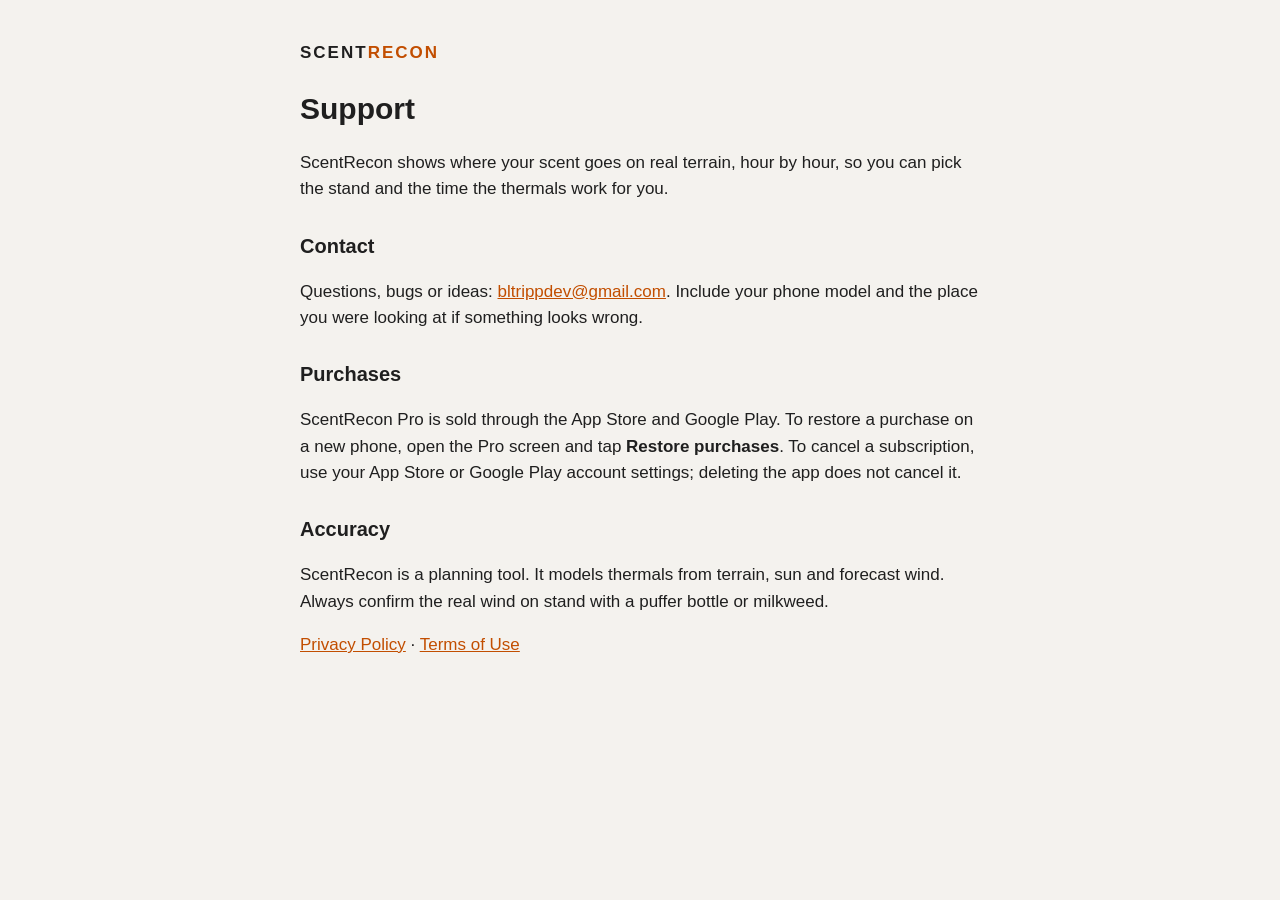
<file: index.html>
<!DOCTYPE html>
<html lang="en"><head><meta charset="utf-8"><meta name="viewport" content="width=device-width,initial-scale=1">
<title>ScentRecon Support</title><link rel="stylesheet" href="style.css"></head><body>
<p class="brand">SCENT<span>RECON</span></p>
<h1>Support</h1>
<p>ScentRecon shows where your scent goes on real terrain, hour by hour, so you can pick the stand and the time the thermals work for you.</p>
<h2>Contact</h2>
<p>Questions, bugs or ideas: <a href="mailto:bltrippdev@gmail.com">bltrippdev@gmail.com</a>. Include your phone model and the place you were looking at if something looks wrong.</p>
<h2>Purchases</h2>
<p>ScentRecon Pro is sold through the App Store and Google Play. To restore a purchase on a new phone, open the Pro screen and tap <b>Restore purchases</b>. To cancel a subscription, use your App Store or Google Play account settings; deleting the app does not cancel it.</p>
<h2>Accuracy</h2>
<p>ScentRecon is a planning tool. It models thermals from terrain, sun and forecast wind. Always confirm the real wind on stand with a puffer bottle or milkweed.</p>
<p><a href="privacy/">Privacy Policy</a> · <a href="https://www.apple.com/legal/internet-services/itunes/dev/stdeula/">Terms of Use</a></p>
</body></html>
</file>
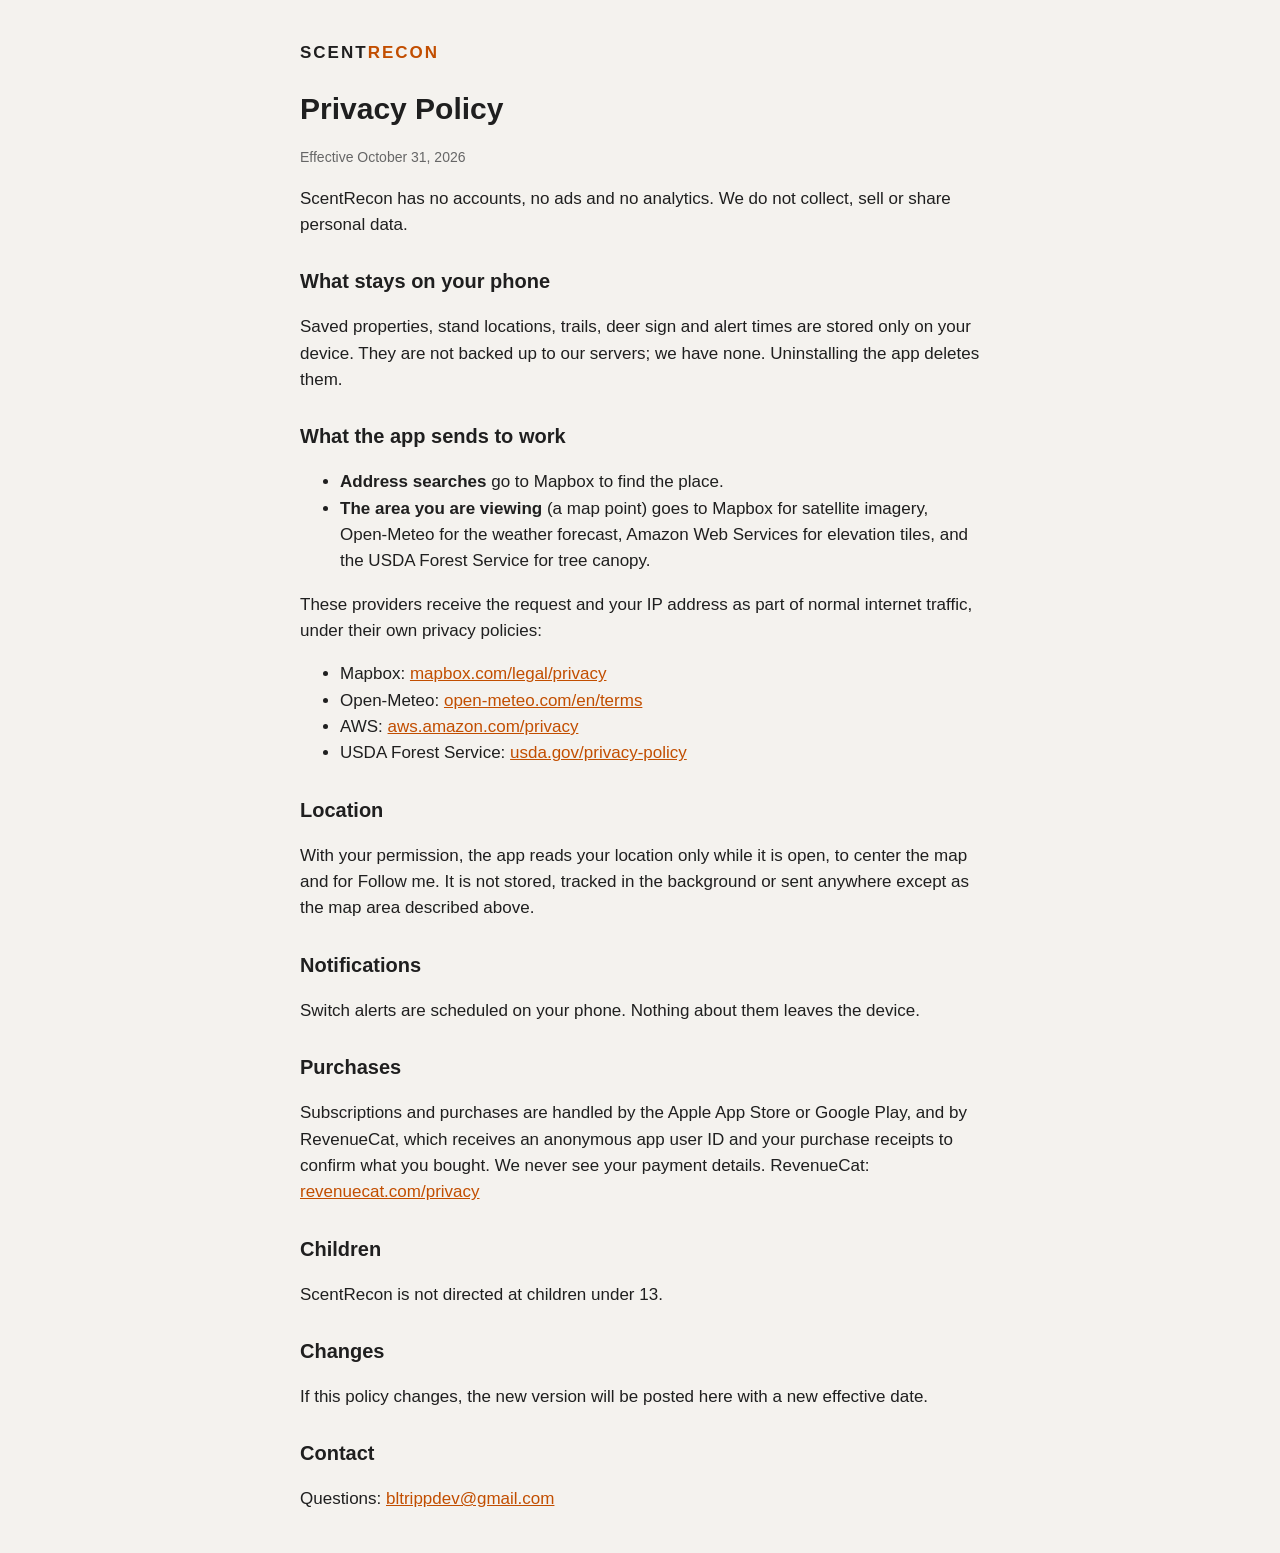
<file: privacy/index.html>
<!DOCTYPE html>
<html lang="en"><head><meta charset="utf-8"><meta name="viewport" content="width=device-width,initial-scale=1">
<title>ScentRecon Privacy Policy</title><link rel="stylesheet" href="../style.css"></head><body>
<p class="brand"><a href="../" style="color:inherit;text-decoration:none">SCENT<span>RECON</span></a></p>
<h1>Privacy Policy</h1>
<p class="muted">Effective October 31, 2026</p>
<p>ScentRecon has no accounts, no ads and no analytics. We do not collect, sell or share personal data.</p>
<h2>What stays on your phone</h2>
<p>Saved properties, stand locations, trails, deer sign and alert times are stored only on your device. They are not backed up to our servers; we have none. Uninstalling the app deletes them.</p>
<h2>What the app sends to work</h2>
<ul>
<li><b>Address searches</b> go to Mapbox to find the place.</li>
<li><b>The area you are viewing</b> (a map point) goes to Mapbox for satellite imagery, Open-Meteo for the weather forecast, Amazon Web Services for elevation tiles, and the USDA Forest Service for tree canopy.</li>
</ul>
<p>These providers receive the request and your IP address as part of normal internet traffic, under their own privacy policies:</p>
<ul>
<li>Mapbox: <a href="https://www.mapbox.com/legal/privacy">mapbox.com/legal/privacy</a></li>
<li>Open-Meteo: <a href="https://open-meteo.com/en/terms">open-meteo.com/en/terms</a></li>
<li>AWS: <a href="https://aws.amazon.com/privacy/">aws.amazon.com/privacy</a></li>
<li>USDA Forest Service: <a href="https://www.usda.gov/privacy-policy">usda.gov/privacy-policy</a></li>
</ul>
<h2>Location</h2>
<p>With your permission, the app reads your location only while it is open, to center the map and for Follow me. It is not stored, tracked in the background or sent anywhere except as the map area described above.</p>
<h2>Notifications</h2>
<p>Switch alerts are scheduled on your phone. Nothing about them leaves the device.</p>
<h2>Purchases</h2>
<p>Subscriptions and purchases are handled by the Apple App Store or Google Play, and by RevenueCat, which receives an anonymous app user ID and your purchase receipts to confirm what you bought. We never see your payment details. RevenueCat: <a href="https://www.revenuecat.com/privacy">revenuecat.com/privacy</a></p>
<h2>Children</h2>
<p>ScentRecon is not directed at children under 13.</p>
<h2>Changes</h2>
<p>If this policy changes, the new version will be posted here with a new effective date.</p>
<h2>Contact</h2>
<p>Questions: <a href="mailto:bltrippdev@gmail.com">bltrippdev@gmail.com</a></p>
</body></html>
</file>
<file: style.css>
body{font:17px/1.55 -apple-system,BlinkMacSystemFont,"Segoe UI",Roboto,sans-serif;max-width:680px;margin:40px auto;padding:0 20px;color:#1f1f1f;background:#f4f2ee}
h1{font-size:30px;margin-bottom:4px}h2{font-size:20px;margin-top:28px}a{color:#c24e00}
.brand{font-weight:800;letter-spacing:2px}.brand span{color:#c24e00}.muted{color:#666;font-size:14px}
@media (prefers-color-scheme:dark){body{background:#1f1f1f;color:#eee}.muted{color:#aaa}a{color:#ff8a3d}}
</file>
